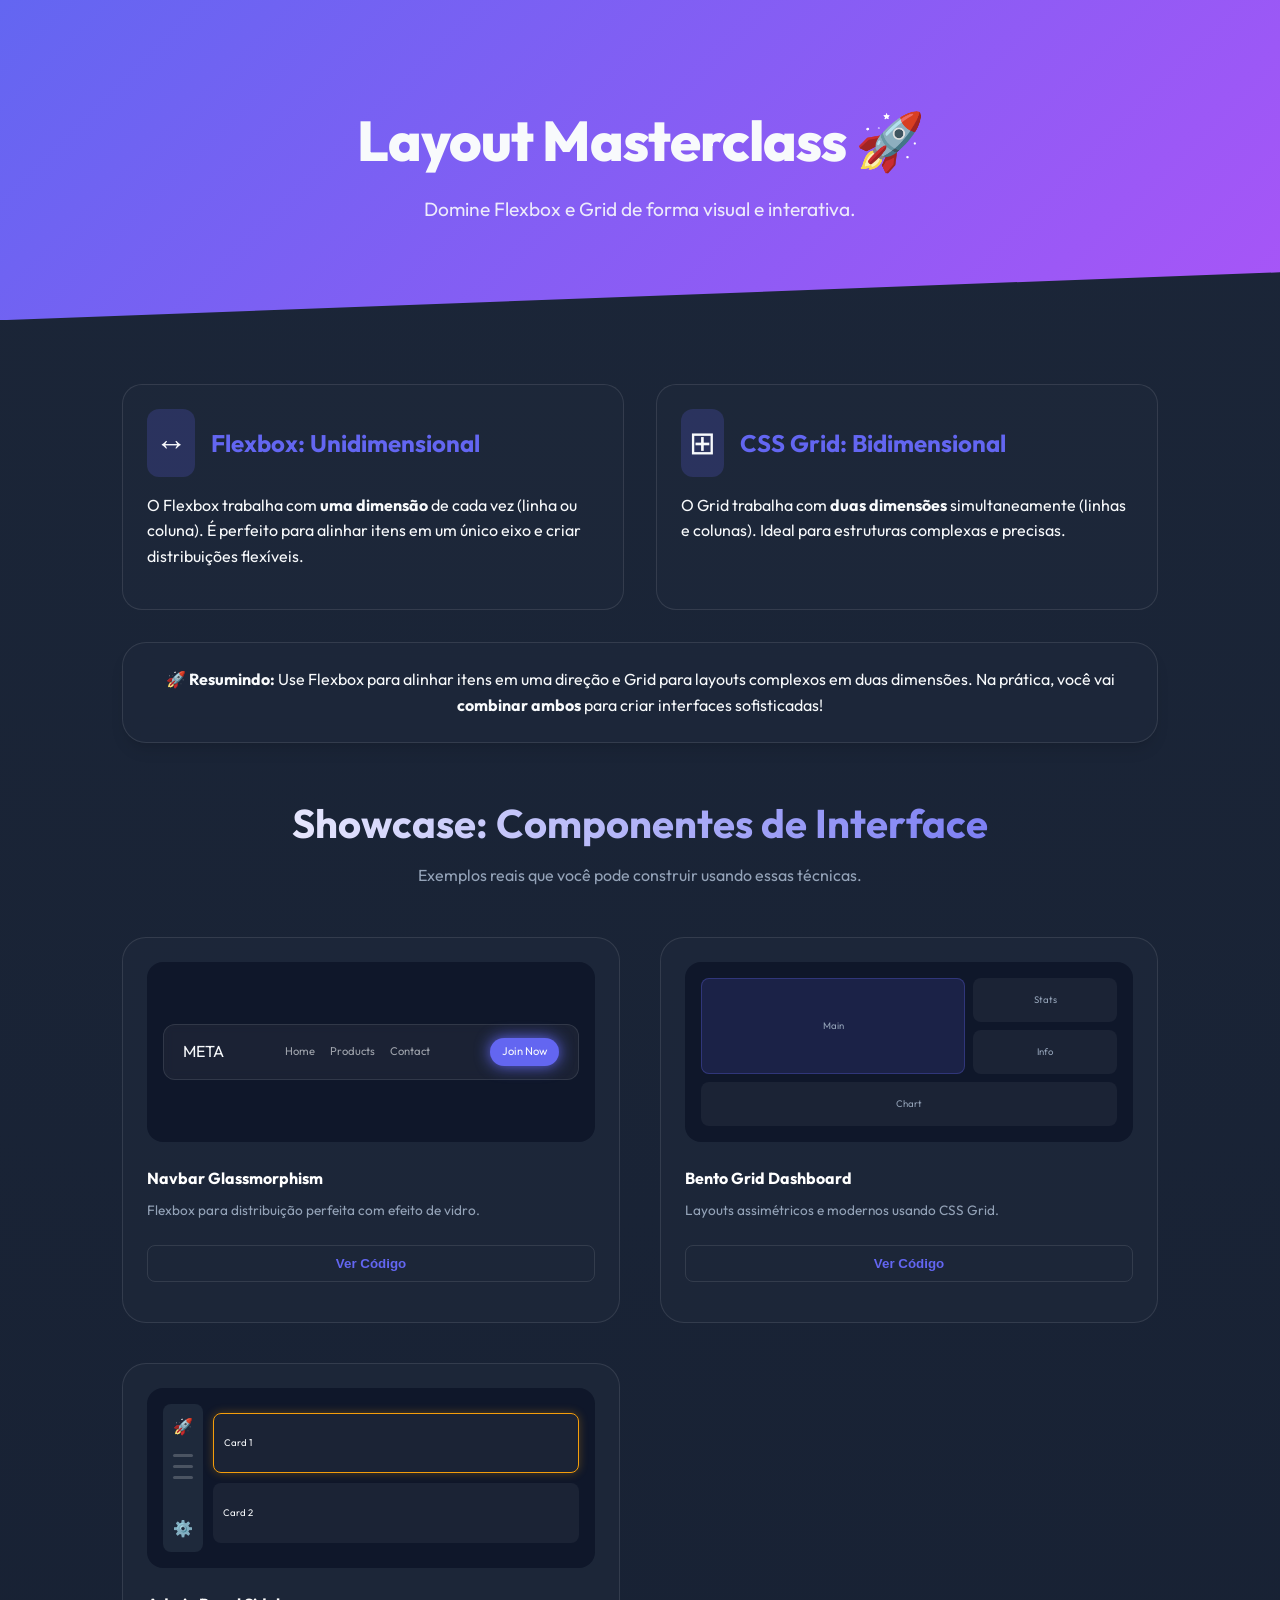
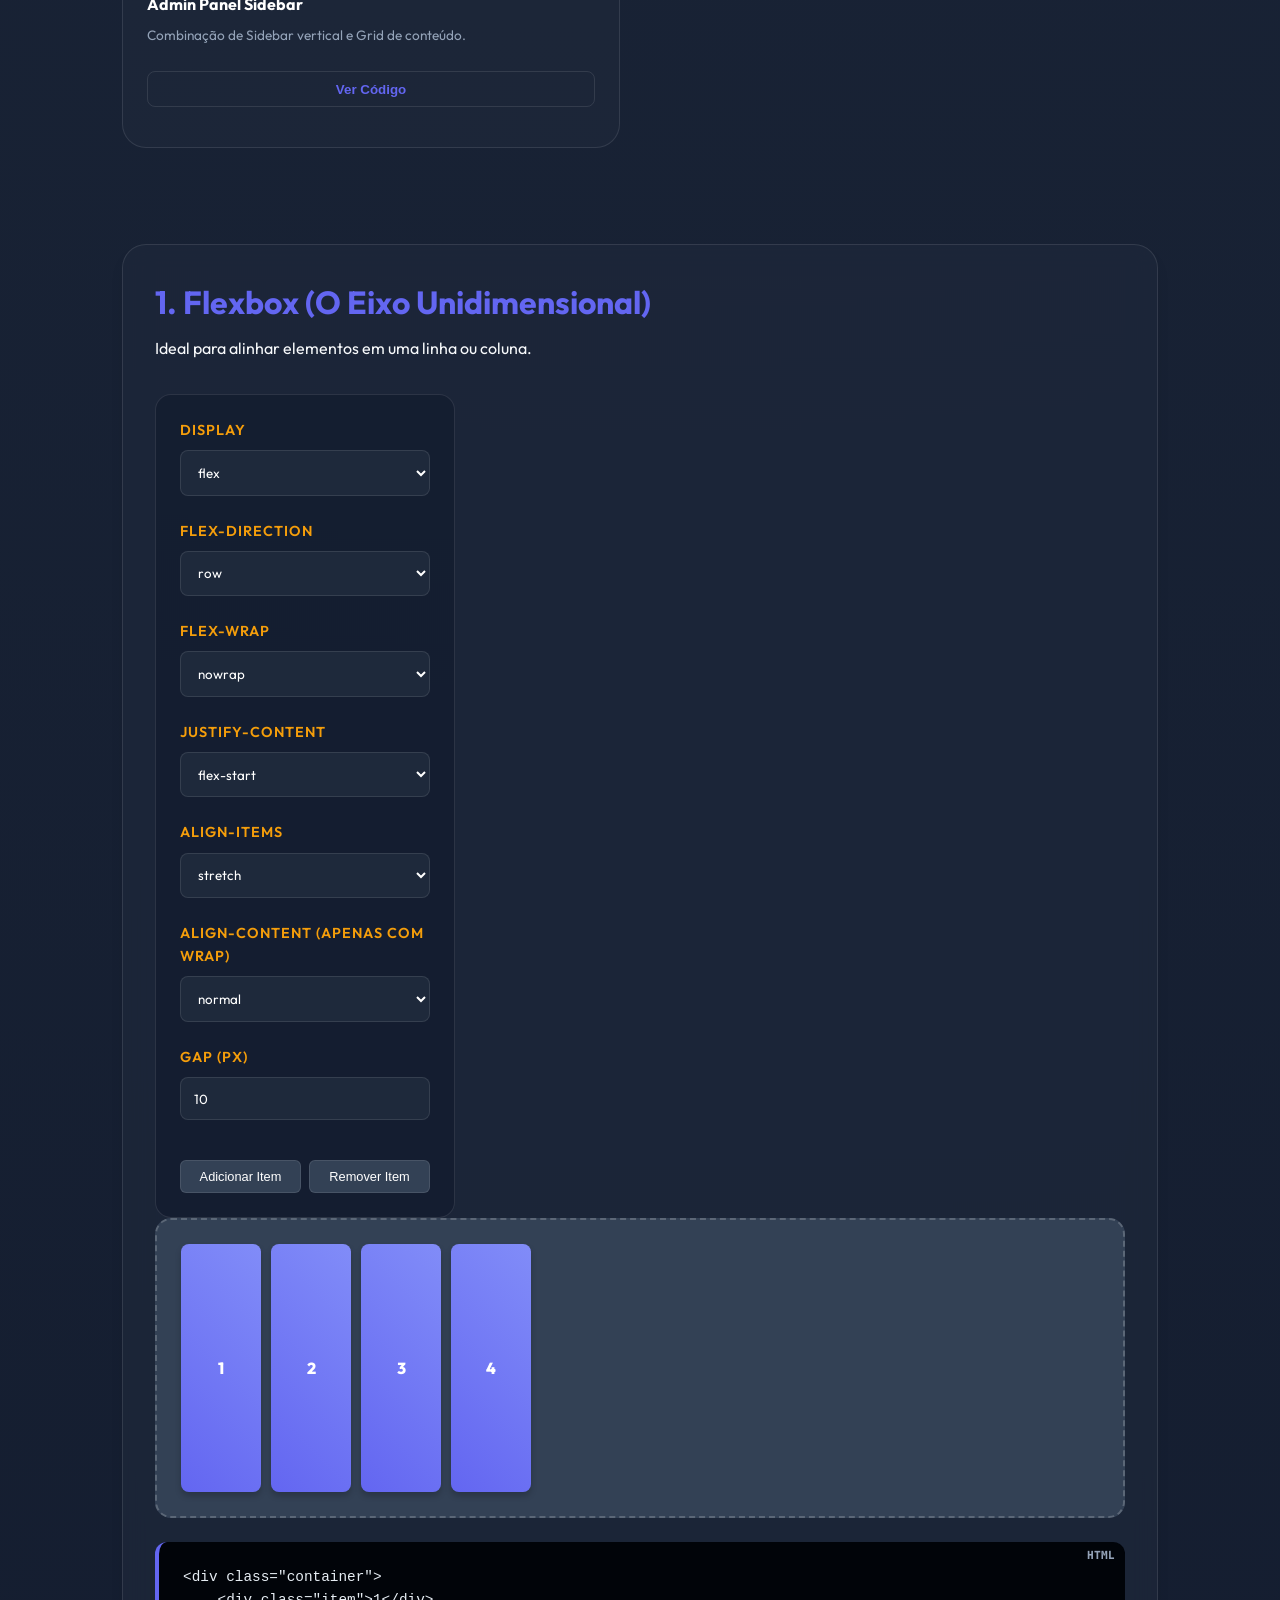
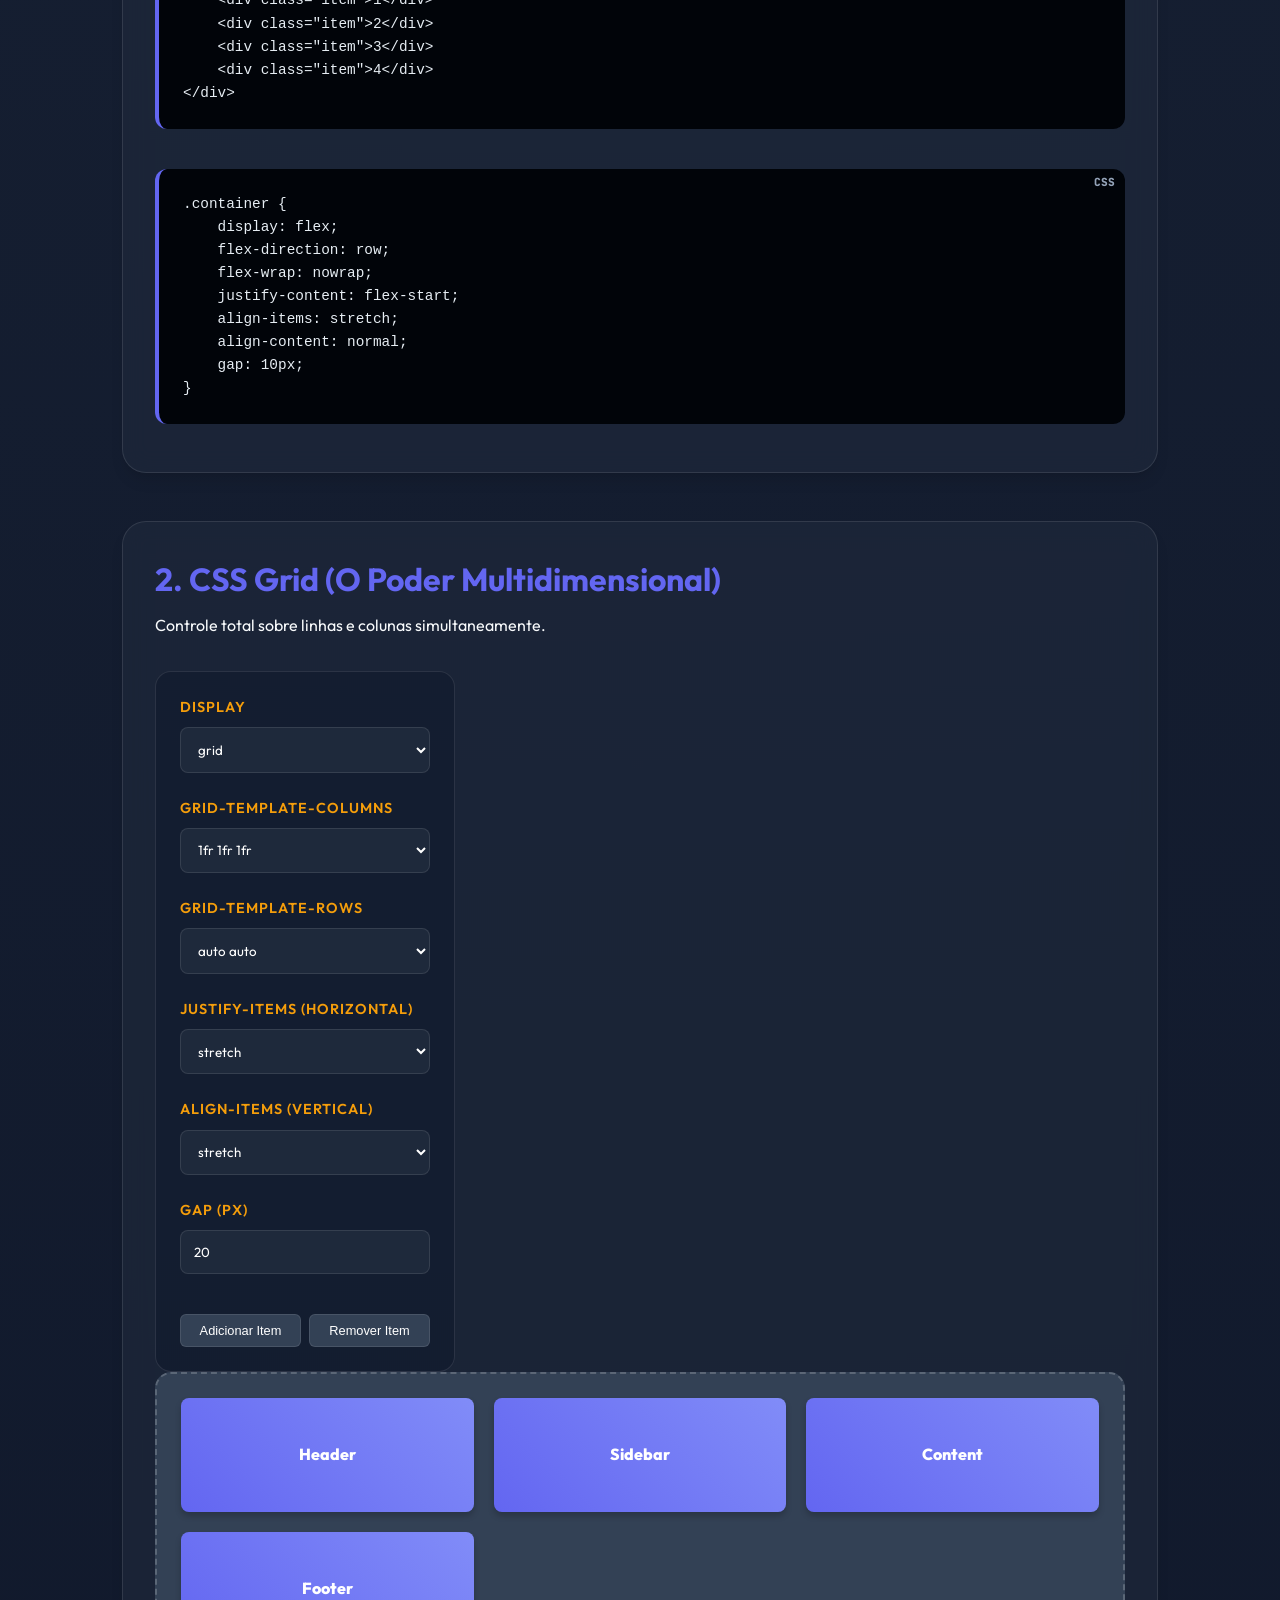
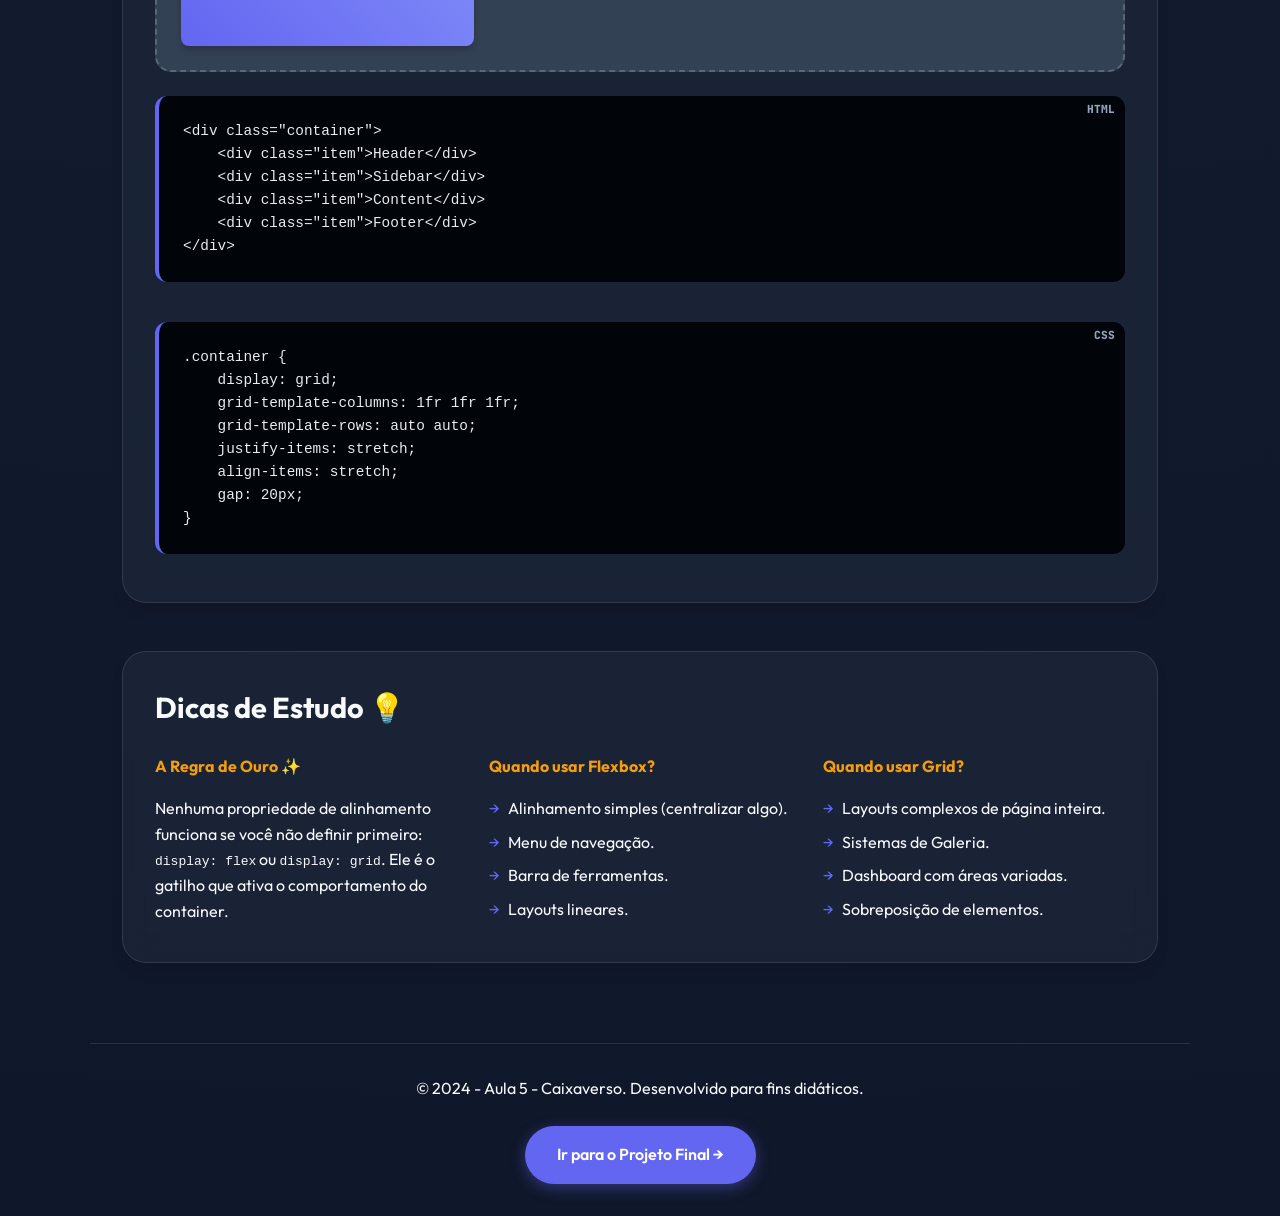
<file: index.html>
<!DOCTYPE html>
<html lang="pt-br">
<head>
    <meta charset="UTF-8">
    <meta name="viewport" content="width=device-width, initial-scale=1.0">
    <title>Aula 5: Flexbox & Grid Masterclass</title>
    <link rel="stylesheet" href="style.css">
    <link rel="preconnect" href="https://fonts.googleapis.com">
    <link rel="preconnect" href="https://fonts.gstatic.com" crossorigin>
    <link href="https://fonts.googleapis.com/css2?family=Outfit:wght@300;400;600;800&family=JetBrains+Mono&display=swap" rel="stylesheet">
</head>
<body>
    <header class="hero">
        <div class="container">
            <h1>Layout Masterclass 🚀</h1>
            <p>Domine Flexbox e Grid de forma visual e interativa.</p>
        </div>
    </header>

    <main class="container">
        <!-- New Theoretical Intro Section -->
        <section class="intro-concepts">
            <div class="intro-card flex-intro">
                <div class="intro-header">
                    <span class="icon">↔️</span>
                    <h3>Flexbox: Unidimensional</h3>
                </div>
                <div class="intro-body">
                    <p>O Flexbox trabalha com <strong>uma dimensão</strong> de cada vez (linha ou coluna). É perfeito para alinhar itens em um único eixo e criar distribuições flexíveis.</p>
                    <div class="details">
                        <ul>
                            <li><strong>Distribuição:</strong> Itens expandem ou contraem dinamicamente.</li>
                            <li><strong>Ordem:</strong> Mude a ordem visual sem mexer no HTML.</li>
                            <li><strong>Alinhamento:</strong> Controle total nos eixos Main e Cross.</li>
                        </ul>
                        <p class="usage">Use para: Menus, barras de ferramentas e layouts lineares.</p>
                    </div>
                </div>
            </div>

            <div class="intro-card grid-intro">
                <div class="intro-header">
                    <span class="icon">⊞</span>
                    <h3>CSS Grid: Bidimensional</h3>
                </div>
                <div class="intro-body">
                    <p>O Grid trabalha com <strong>duas dimensões</strong> simultaneamente (linhas e colunas). Ideal para estruturas complexas e precisas.</p>
                    <div class="details">
                        <ul>
                            <li><strong>Posicionamento:</strong> Coloque itens em qualquer célula da grade.</li>
                            <li><strong>Espaçamento:</strong> Distribuição automática de espaço entre células.</li>
                            <li><strong>Sobreposição:</strong> Elementos podem se sobrepor facilmente.</li>
                        </ul>
                        <p class="usage">Use para: Dashboards, layouts de páginas inteiras e galerias.</p>
                    </div>
                </div>
            </div>
        </section>

        <div class="resumo-box card">
            <p>🚀 <strong>Resumindo:</strong> Use Flexbox para alinhar itens em uma direção e Grid para layouts complexos em duas dimensões. Na prática, você vai <strong>combinar ambos</strong> para criar interfaces sofisticadas!</p>
        </div>

        <!-- Showcase Section -->
        <section class="showcase-section">
            <h2 class="section-title">Showcase: Componentes de Interface</h2>
            <p class="section-subtitle">Exemplos reais que você pode construir usando essas técnicas.</p>

            <div class="showcase-grid">
                <!-- Example 1: Glass Menu -->
                <div class="showcase-card">
                    <div class="showcase-preview">
                        <nav class="glass-nav">
                            <div class="logo">META</div>
                            <ul class="nav-links-show">
                                <li>Home</li>
                                <li>Products</li>
                                <li>Contact</li>
                            </ul>
                            <div class="glow-btn">Join Now</div>
                        </nav>
                    </div>
                    <div class="showcase-info">
                        <h4>Navbar Glassmorphism</h4>
                        <p>Flexbox para distribuição perfeita com efeito de vidro.</p>
                        <button class="view-code-btn" data-target="code-glass-nav">Ver Código</button>
                    </div>
                    <div id="code-glass-nav" class="hidden-code">
                        <pre><code>/* CSS */
.nav {
  display: flex;
  justify-content: space-between;
  backdrop-filter: blur(10px);
  background: rgba(255,255,255,0.1);
}</code></pre>
                    </div>
                </div>

                <!-- Example 2: Bento Grid -->
                <div class="showcase-card">
                    <div class="showcase-preview">
                        <div class="bento-grid">
                            <div class="bento-item b1">Main</div>
                            <div class="bento-item b2">Stats</div>
                            <div class="bento-item b3">Info</div>
                            <div class="bento-item b4">Chart</div>
                        </div>
                    </div>
                    <div class="showcase-info">
                        <h4>Bento Grid Dashboard</h4>
                        <p>Layouts assimétricos e modernos usando CSS Grid.</p>
                        <button class="view-code-btn" data-target="code-bento">Ver Código</button>
                    </div>
                    <div id="code-bento" class="hidden-code">
                        <pre><code>/* CSS Grid Areas */
.grid {
  display: grid;
  grid-template-areas: 
    "main main stats"
    "main main info"
    "chart chart chart";
}</code></pre>
                    </div>
                </div>

                <!-- Example 3: Sidebar Pro -->
                <div class="showcase-card">
                    <div class="showcase-preview">
                        <div class="sidebar-mock">
                            <div class="side-top">🚀</div>
                            <div class="side-mid">
                                <span></span><span></span><span></span>
                            </div>
                            <div class="side-bot">⚙️</div>
                        </div>
                        <div class="content-mock">
                            <div class="card-mock glow">Card 1</div>
                            <div class="card-mock">Card 2</div>
                        </div>
                    </div>
                    <div class="showcase-info">
                        <h4>Admin Panel Sidebar</h4>
                        <p>Combinação de Sidebar vertical e Grid de conteúdo.</p>
                        <button class="view-code-btn" data-target="code-sidebar">Ver Código</button>
                    </div>
                    <div id="code-sidebar" class="hidden-code">
                        <pre><code>/* Hybrid Layout */
.container {
  display: grid;
  grid-template-columns: 80px 1fr;
}
.sidebar { display: flex; flex-direction: column; }</code></pre>
                    </div>
                </div>
            </div>
        </section>
        <!-- Flexbox Section -->
        <section id="flexbox" class="card">
            <div class="card-header">
                <h2>1. Flexbox (O Eixo Unidimensional)</h2>
                <p>Ideal para alinhar elementos em uma linha ou coluna.</p>
            </div>
            
            <div class="interactive-grid">
                <div class="controls">
                    <div class="control-group">
                        <label>display</label>
                        <select data-prop="display" class="flex-control">
                            <option value="flex">flex</option>
                            <option value="block">block (desativa flex)</option>
                        </select>
                    </div>
                    <div class="control-group">
                        <label>flex-direction</label>
                        <select data-prop="flex-direction" class="flex-control">
                            <option value="row">row</option>
                            <option value="row-reverse">row-reverse</option>
                            <option value="column">column</option>
                            <option value="column-reverse">column-reverse</option>
                        </select>
                    </div>
                    <div class="control-group">
                        <label>flex-wrap</label>
                        <select data-prop="flex-wrap" class="flex-control">
                            <option value="nowrap">nowrap</option>
                            <option value="wrap">wrap</option>
                            <option value="wrap-reverse">wrap-reverse</option>
                        </select>
                    </div>
                    <div class="control-group">
                        <label>justify-content</label>
                        <select data-prop="justify-content" class="flex-control">
                            <option value="flex-start">flex-start</option>
                            <option value="center">center</option>
                            <option value="flex-end">flex-end</option>
                            <option value="space-between">space-between</option>
                            <option value="space-around">space-around</option>
                            <option value="space-evenly">space-evenly</option>
                        </select>
                    </div>
                    <div class="control-group">
                        <label>align-items</label>
                        <select data-prop="align-items" class="flex-control">
                            <option value="stretch">stretch</option>
                            <option value="flex-start">flex-start</option>
                            <option value="center">center</option>
                            <option value="flex-end">flex-end</option>
                        </select>
                    </div>
                    <div class="control-group">
                        <label>align-content (apenas com wrap)</label>
                        <select data-prop="align-content" class="flex-control">
                            <option value="normal">normal</option>
                            <option value="flex-start">flex-start</option>
                            <option value="center">center</option>
                            <option value="space-between">space-between</option>
                        </select>
                    </div>
                    <div class="control-group">
                        <label>gap (px)</label>
                        <input type="number" data-prop="gap" value="10" class="flex-control">
                    </div>
                    <div class="item-actions">
                        <button class="btn-small add-item" data-target="flex-preview">Adicionar Item</button>
                        <button class="btn-small remove-item" data-target="flex-preview">Remover Item</button>
                    </div>
                </div>
                </div>

                <div class="preview-area">
                    <div id="flex-preview" class="preview-container flex-container">
                        <div class="item">1</div>
                        <div class="item">2</div>
                        <div class="item">3</div>
                        <div class="item">4</div>
                    </div>
                    <div class="code-block">
                        <label class="code-label">HTML</label>
                        <pre><code id="flex-html-code"></code></pre>
                    </div>
                    <div class="code-block">
                        <label class="code-label">CSS</label>
                        <pre><code id="flex-code"></code></pre>
                    </div>
                </div>
            </div>
        </section>

        <!-- Grid Section -->
        <section id="grid" class="card">
            <div class="card-header">
                <h2>2. CSS Grid (O Poder Multidimensional)</h2>
                <p>Controle total sobre linhas e colunas simultaneamente.</p>
            </div>

            <div class="interactive-grid">
                <div class="controls">
                    <div class="control-group">
                        <label>display</label>
                        <select data-prop="display" class="grid-control">
                            <option value="grid">grid</option>
                            <option value="block">block (desativa grid)</option>
                        </select>
                    </div>
                    <div class="control-group">
                        <label>grid-template-columns</label>
                        <select data-prop="grid-template-columns" class="grid-control">
                            <option value="1fr 1fr 1fr">1fr 1fr 1fr</option>
                            <option value="2fr 1fr">2fr 1fr</option>
                            <option value="repeat(3, 1fr)">repeat(3, 1fr)</option>
                            <option value="repeat(auto-fit, minmax(100px, 1fr))">auto-fit responsive</option>
                            <option value="100px auto 100px">100px auto 100px</option>
                        </select>
                    </div>
                    <div class="control-group">
                        <label>grid-template-rows</label>
                        <select data-prop="grid-template-rows" class="grid-control">
                            <option value="auto auto">auto auto</option>
                            <option value="100px 200px">100px 200px</option>
                            <option value="repeat(3, 150px)">repeat(3, 150px)</option>
                        </select>
                    </div>
                    <div class="control-group">
                        <label>justify-items (horizontal)</label>
                        <select data-prop="justify-items" class="grid-control">
                            <option value="stretch">stretch</option>
                            <option value="start">start</option>
                            <option value="center">center</option>
                            <option value="end">end</option>
                        </select>
                    </div>
                    <div class="control-group">
                        <label>align-items (vertical)</label>
                        <select data-prop="align-items" class="grid-control">
                            <option value="stretch">stretch</option>
                            <option value="start">start</option>
                            <option value="center">center</option>
                            <option value="end">end</option>
                        </select>
                    </div>
                    <div class="control-group">
                        <label>gap (px)</label>
                        <input type="number" data-prop="gap" value="20" class="grid-control">
                    </div>
                    <div class="item-actions">
                        <button class="btn-small add-item" data-target="grid-preview">Adicionar Item</button>
                        <button class="btn-small remove-item" data-target="grid-preview">Remover Item</button>
                    </div>
                </div>
                </div>

                <div class="preview-area">
                    <div id="grid-preview" class="preview-container grid-container">
                        <div class="item">Header</div>
                        <div class="item">Sidebar</div>
                        <div class="item">Content</div>
                        <div class="item">Footer</div>
                    </div>
                    <div class="code-block">
                        <label class="code-label">HTML</label>
                        <pre><code id="grid-html-code"></code></pre>
                    </div>
                    <div class="code-block">
                        <label class="code-label">CSS</label>
                        <pre><code id="grid-code"></code></pre>
                    </div>
                </div>
            </div>
        </section>

        <!-- Theory Section -->
        <section class="card theory">
            <h3>Dicas de Estudo 💡</h3>
            <div class="theory-grid">
                <div class="theory-item">
                    <h4>A Regra de Ouro ✨</h4>
                    <p>Nenhuma propriedade de alinhamento funciona se você não definir primeiro: <code>display: flex</code> ou <code>display: grid</code>. Ele é o gatilho que ativa o comportamento do container.</p>
                </div>
                <div class="theory-item">
                    <h4>Quando usar Flexbox?</h4>
                    <ul>
                        <li>Alinhamento simples (centralizar algo).</li>
                        <li>Menu de navegação.</li>
                        <li>Barra de ferramentas.</li>
                        <li>Layouts lineares.</li>
                    </ul>
                </div>
                <div class="theory-item">
                    <h4>Quando usar Grid?</h4>
                    <ul>
                        <li>Layouts complexos de página inteira.</li>
                        <li>Sistemas de Galeria.</li>
                        <li>Dashboard com áreas variadas.</li>
                        <li>Sobreposição de elementos.</li>
                    </ul>
                </div>
            </div>
        </section>
    </main>

    <footer class="container">
        <p>&copy; 2024 - Aula 5 - Caixaverso. Desenvolvido para fins didáticos.</p>
        <a href="projeto.html" class="btn">Ir para o Projeto Final &rarr;</a>
    </footer>

    <script src="script.js"></script>
</body>
</html>
</file>
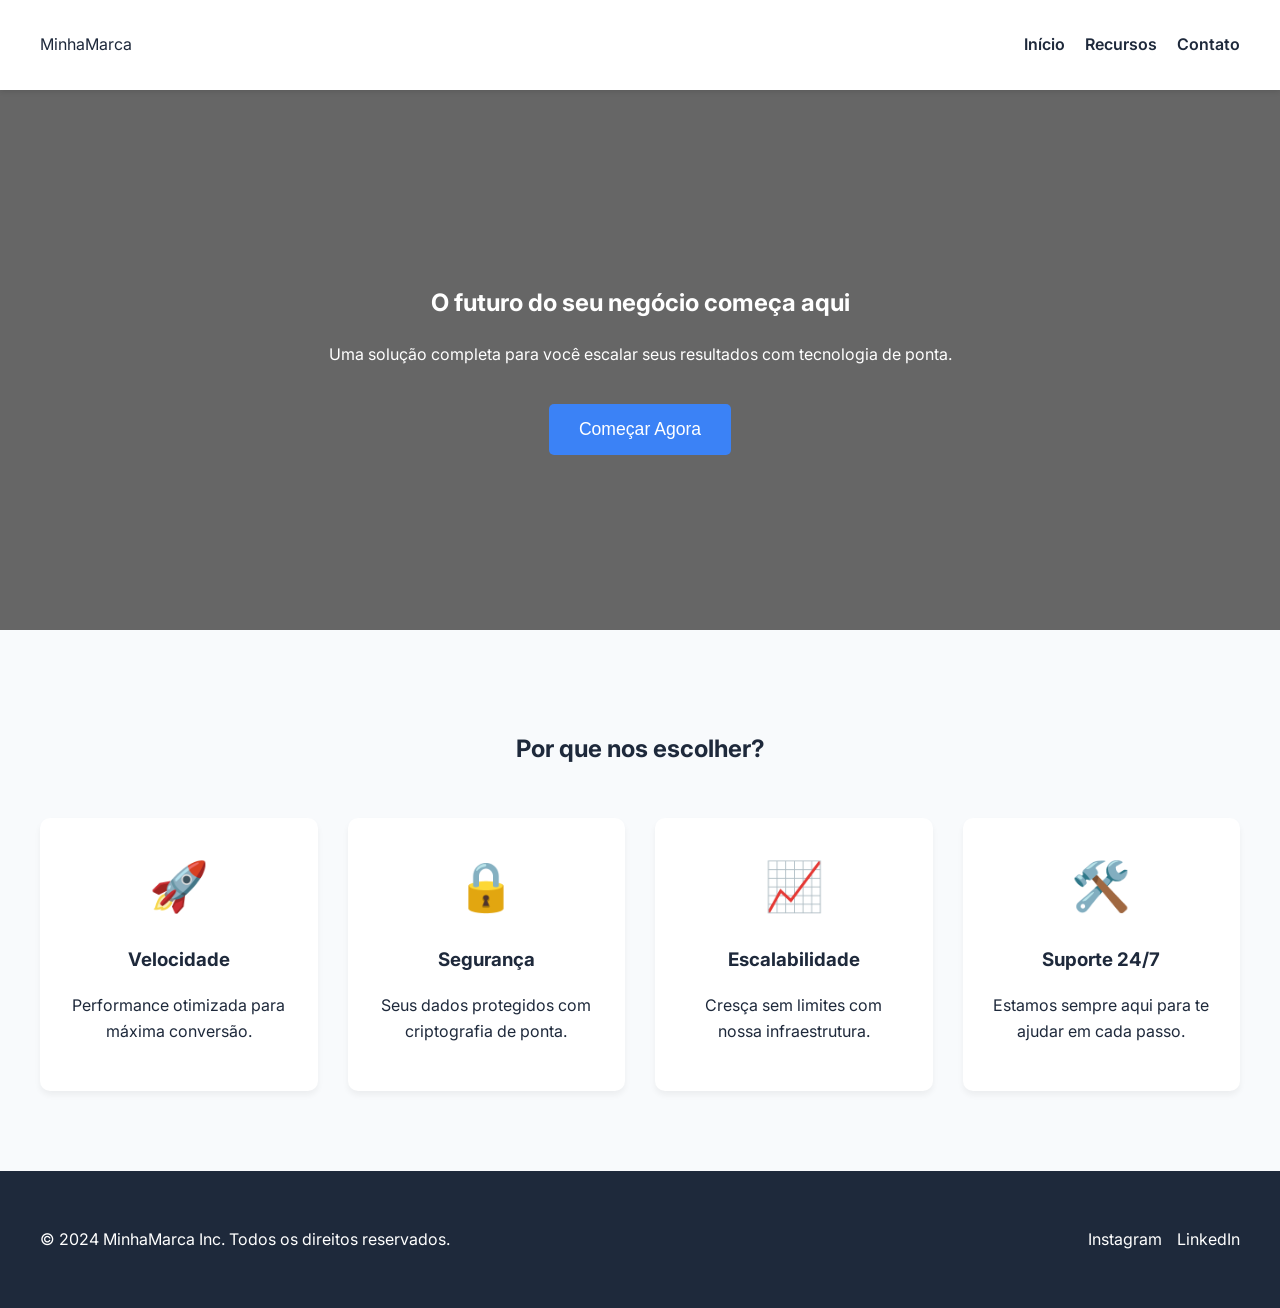
<file: modelo.html>
<!DOCTYPE html>
<html lang="pt-br">
<head>
    <meta charset="UTF-8">
    <meta name="viewport" content="width=device-width, initial-scale=1.0">
    <title>Nome do Produto - Landing Page</title>
    <!-- Link para o CSS que vocês vão criar -->
    <link rel="stylesheet" href="projeto-style.css">
    <link rel="preconnect" href="https://fonts.googleapis.com">
    <link href="https://fonts.googleapis.com/css2?family=Inter:wght@400;700&display=swap" rel="stylesheet">
</head>
<body>

    <!-- HEADER: Use Flexbox para alinhar a logo e o menu -->
    <header class="main-header">
        <div class="container flex-nav">
            <div class="logo">MinhaMarca</div>
            <nav>
                <ul class="nav-links">
                    <li><a href="#inicio">Início</a></li>
                    <li><a href="#recursos">Recursos</a></li>
                    <li><a href="#contato">Contato</a></li>
                </ul>
            </nav>
        </div>
    </header>

    <main>
        <!-- HERO SECTION: O destaque da página -->
        <section id="inicio" class="hero-section">
            <div class="container">
                <h1>O futuro do seu negócio começa aqui</h1>
                <p>Uma solução completa para você escalar seus resultados com tecnologia de ponta.</p>
                <button class="cta-button">Começar Agora</button>
            </div>
        </section>

        <!-- FEATURES SECTION: Use Grid Layout para esta seção -->
        <section id="recursos" class="features-section">
            <div class="container">
                <h2>Por que nos escolher?</h2>
                <div class="features-grid">
                    <div class="feature-card">
                        <div class="icon">🚀</div>
                        <h3>Velocidade</h3>
                        <p>Performance otimizada para máxima conversão.</p>
                    </div>
                    <div class="feature-card">
                        <div class="icon">🔒</div>
                        <h3>Segurança</h3>
                        <p>Seus dados protegidos com criptografia de ponta.</p>
                    </div>
                    <div class="feature-card">
                        <div class="icon">📈</div>
                        <h3>Escalabilidade</h3>
                        <p>Cresça sem limites com nossa infraestrutura.</p>
                    </div>
                    <div class="feature-card">
                        <div class="icon">🛠️</div>
                        <h3>Suporte 24/7</h3>
                        <p>Estamos sempre aqui para te ajudar em cada passo.</p>
                    </div>
                </div>
            </div>
        </section>
    </main>

    <!-- FOOTER: Use Flexbox para organizar os links -->
    <footer class="main-footer">
        <div class="container footer-content">
            <p>&copy; 2024 MinhaMarca Inc. Todos os direitos reservados.</p>
            <div class="social-links">
                <a href="#">Instagram</a>
                <a href="#">LinkedIn</a>
            </div>
        </div>
    </footer>

</body>
</html>
</file>
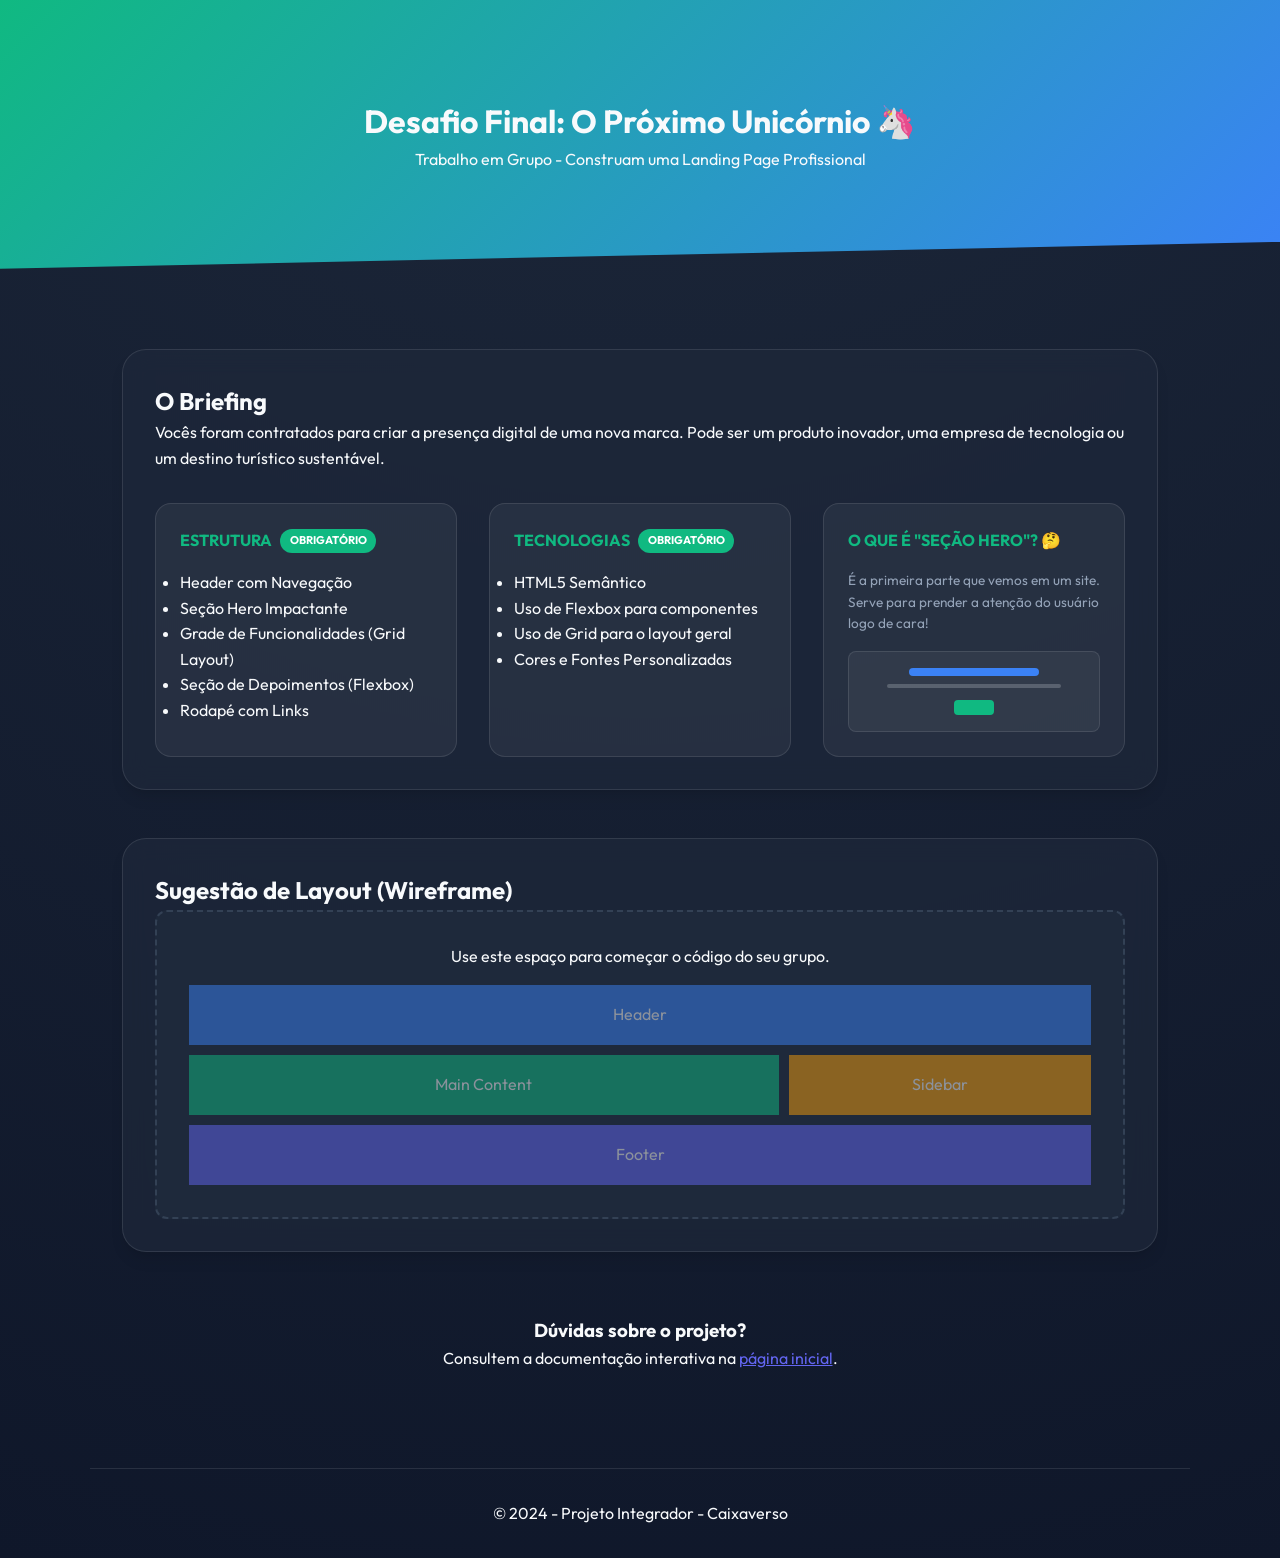
<file: projeto.html>
<!DOCTYPE html>
<html lang="pt-br">
<head>
    <meta charset="UTF-8">
    <meta name="viewport" content="width=device-width, initial-scale=1.0">
    <title>Projeto Final: Landing Page do Produto</title>
    <link rel="stylesheet" href="style.css">
    <link href="https://fonts.googleapis.com/css2?family=Outfit:wght@300;400;600;800&display=swap" rel="stylesheet">
    <style>
        .project-header {
            background: linear-gradient(135deg, #10b981 0%, #3b82f6 100%);
            padding: 4rem 1rem;
            text-align: center;
            clip-path: polygon(0 0, 100% 0, 100% 90%, 0 100%);
            margin-bottom: 3rem;
        }
        .requirements {
            display: grid;
            grid-template-columns: repeat(auto-fit, minmax(300px, 1fr));
            gap: 2rem;
            margin-top: 2rem;
        }
        .req-card {
            background: rgba(255, 255, 255, 0.05);
            padding: 1.5rem;
            border-radius: 16px;
            border: 1px solid var(--border);
        }
        .req-card h4 {
            color: #10b981;
            margin-bottom: 1rem;
            display: flex;
            align-items: center;
            gap: 0.5rem;
        }
        .status-badge {
            background: #10b981;
            color: white;
            padding: 0.2rem 0.6rem;
            border-radius: 20px;
            font-size: 0.7rem;
            text-transform: uppercase;
        }
    </style>
</head>
<body>
    <header class="project-header">
        <div class="container">
            <h1>Desafio Final: O Próximo Unicórnio 🦄</h1>
            <p>Trabalho em Grupo - Construam uma Landing Page Profissional</p>
        </div>
    </header>

    <main class="container">
        <section class="card">
            <h2>O Briefing</h2>
            <p>Vocês foram contratados para criar a presença digital de uma nova marca. Pode ser um produto inovador, uma empresa de tecnologia ou um destino turístico sustentável.</p>
            
            <div class="requirements">
                <div class="req-card">
                    <h4>ESTRUTURA <span class="status-badge">Obrigatório</span></h4>
                    <ul>
                        <li>Header com Navegação</li>
                        <li>Seção Hero Impactante</li>
                        <li>Grade de Funcionalidades (Grid Layout)</li>
                        <li>Seção de Depoimentos (Flexbox)</li>
                        <li>Rodapé com Links</li>
                    </ul>
                </div>

                <div class="req-card">
                    <h4>TECNOLOGIAS <span class="status-badge">Obrigatório</span></h4>
                    <ul>
                        <li>HTML5 Semântico</li>
                        <li>Uso de Flexbox para componentes</li>
                        <li>Uso de Grid para o layout geral</li>
                        <li>Cores e Fontes Personalizadas</li>
                    </ul>
                </div>

                <div class="req-card">
                    <h4>O QUE É "SEÇÃO HERO"? 🤔</h4>
                    <p style="font-size: 0.85rem; color: var(--text-muted); margin-bottom: 1rem;">É a primeira parte que vemos em um site. Serve para prender a atenção do usuário logo de cara!</p>
                    <div style="background: rgba(255,255,255,0.05); padding: 1rem; border-radius: 8px; border: 1px solid rgba(255,255,255,0.1); text-align: center;">
                        <div style="width: 60%; height: 8px; background: #3b82f6; margin: 0 auto 8px; border-radius: 4px;"></div>
                        <div style="width: 80%; height: 4px; background: rgba(255,255,255,0.2); margin: 0 auto 12px; border-radius: 2px;"></div>
                        <div style="width: 40px; height: 15px; background: #10b981; margin: 0 auto; border-radius: 4px;"></div>
                    </div>
                </div>
            </div>
        </section>

        <section class="card">
            <h2>Sugestão de Layout (Wireframe)</h2>
            <div style="background: #1e293b; padding: 2rem; border-radius: 12px; border: 2px dashed #334155; text-align: center;">
                <p>Use este espaço para começar o código do seu grupo.</p>
                <div style="display: grid; grid-template-areas: 'h h h' 'm m s' 'f f f'; gap: 10px; height: 200px; margin-top: 1rem;">
                    <div style="grid-area: h; background: #3b82f6; opacity: 0.5; display: flex; align-items: center; justify-content: center;">Header</div>
                    <div style="grid-area: m; background: #10b981; opacity: 0.5; display: flex; align-items: center; justify-content: center;">Main Content</div>
                    <div style="grid-area: s; background: #f59e0b; opacity: 0.5; display: flex; align-items: center; justify-content: center;">Sidebar</div>
                    <div style="grid-area: f; background: #6366f1; opacity: 0.5; display: flex; align-items: center; justify-content: center;">Footer</div>
                </div>
            </div>
        </section>

        <section style="text-align: center; margin: 4rem 0;">
            <h3>Dúvidas sobre o projeto?</h3>
            <p>Consultem a documentação interativa na <a href="index.html" style="color: var(--primary);">página inicial</a>.</p>
        </section>
    </main>

    <footer class="container">
        <p>&copy; 2024 - Projeto Integrador - Caixaverso</p>
    </footer>
</body>
</html>
</file>
<file: style.css>
:root {
    --primary: #6366f1;
    --primary-dark: #4f46e5;
    --accent: #f59e0b;
    --bg: #0f172a;
    --card-bg: rgba(30, 41, 59, 0.7);
    --text: #f8fafc;
    --text-muted: #94a3b8;
    --border: rgba(255, 255, 255, 0.1);
    --shadow: 0 10px 15px -3px rgba(0, 0, 0, 0.1), 0 4px 6px -2px rgba(0, 0, 0, 0.05);
}

* {
    margin: 0;
    padding: 0;
    box-sizing: border-box;
}

body {
    font-family: 'Outfit', sans-serif;
    background-color: var(--bg);
    background-image: radial-gradient(circle at 50% -20%, #1e293b, #0f172a);
    color: var(--text);
    line-height: 1.6;
    min-height: 100vh;
}

.container {
    max-width: 1100px;
    margin: 0 auto;
    padding: 2rem;
}

/* Hero Section */
.hero {
    text-align: center;
    padding: 4rem 1rem;
    background: linear-gradient(135deg, var(--primary) 0%, #a855f7 100%);
    margin-bottom: 2rem;
    clip-path: polygon(0 0, 100% 0, 100% 85%, 0 100%);
}

.hero h1 {
    font-size: 3.5rem;
    font-weight: 800;
    margin-bottom: 0.5rem;
    letter-spacing: -1px;
}

.hero p {
    font-size: 1.2rem;
    opacity: 0.9;
}

/* Intro Concepts Section */
.intro-concepts {
    display: grid;
    grid-template-columns: repeat(auto-fit, minmax(300px, 1fr));
    gap: 2rem;
    margin-bottom: 2rem;
}

.intro-card {
    background: var(--card-bg);
    border: 1px solid var(--border);
    border-radius: 20px;
    padding: 1.5rem;
    overflow: hidden;
    transition: all 0.4s cubic-bezier(0.4, 0, 0.2, 1);
    position: relative;
    cursor: pointer;
}

.intro-card:hover {
    transform: translateY(-10px);
    box-shadow: 0 20px 25px -5px rgba(0, 0, 0, 0.2);
    border-color: var(--primary);
}

.intro-card .intro-header {
    display: flex;
    align-items: center;
    gap: 1rem;
    margin-bottom: 1rem;
}

.intro-card .icon {
    font-size: 2rem;
    background: rgba(99, 102, 241, 0.2);
    padding: 0.5rem;
    border-radius: 12px;
}

.intro-card h3 {
    font-size: 1.5rem;
    color: var(--primary);
}

.intro-card .details {
    max-height: 0;
    opacity: 0;
    transition: all 0.5s ease;
    margin-top: 1rem;
}

.intro-card:hover .details,
.intro-card.active .details {
    max-height: 500px;
    opacity: 1;
}

.intro-card ul {
    list-style: none;
    padding-left: 0.5rem;
    margin: 1rem 0;
}

.intro-card li {
    font-size: 0.9rem;
    margin-bottom: 0.5rem;
    position: relative;
    padding-left: 1.5rem;
}

.intro-card li::before {
    content: "✔";
    position: absolute;
    left: 0;
    color: #10b981;
}

.usage {
    background: rgba(245, 158, 11, 0.1);
    padding: 0.8rem;
    border-radius: 8px;
    font-size: 0.85rem;
    border-left: 4px solid var(--accent);
}

.resumo-box {
    text-align: center;
    padding: 1.5rem !important;
    background: linear-gradient(90deg, rgba(99, 102, 241, 0.1), rgba(168, 85, 247, 0.1));
    margin-bottom: 4rem;
}

/* Card Style */
.card {
    background: var(--card-bg);
    backdrop-filter: blur(12px);
    border: 1px solid var(--border);
    border-radius: 24px;
    padding: 2rem;
    margin-bottom: 3rem;
    box-shadow: var(--shadow);
    transition: transform 0.3s ease;
}

.card:hover {
    transform: translateY(-5px);
}

.card-header {
    margin-bottom: 2rem;
}

.card-header h2 {
    font-size: 2rem;
    color: var(--primary);
    margin-bottom: 0.5rem;
}

/* Interactive Grid Layout */
.interactive-grid {
    display: grid;
    grid-template-columns: 300px 1fr;
    gap: 2rem;
}

@media (max-width: 768px) {
    .interactive-grid {
        grid-template-columns: 1fr;
    }
}

/* Controls */
.controls {
    display: flex;
    flex-direction: column;
    gap: 1.5rem;
    background: rgba(15, 23, 42, 0.5);
    padding: 1.5rem;
    border-radius: 16px;
    border: 1px solid var(--border);
}

.control-group {
    display: flex;
    flex-direction: column;
    gap: 0.5rem;
}

.control-group label {
    font-size: 0.9rem;
    font-weight: 600;
    color: var(--accent);
    text-transform: uppercase;
    letter-spacing: 1px;
}

select, input {
    background: #1e293b;
    border: 1px solid var(--border);
    color: white;
    padding: 0.8rem;
    border-radius: 8px;
    font-family: inherit;
    outline: none;
    transition: border-color 0.2s;
}

select:focus, input:focus {
    border-color: var(--primary);
}

.item-actions {
    display: flex;
    gap: 0.5rem;
    margin-top: 1rem;
}

.btn-small {
    background: #334155;
    color: white;
    border: 1px solid var(--border);
    padding: 0.5rem 0.8rem;
    border-radius: 6px;
    font-size: 0.8rem;
    cursor: pointer;
    transition: all 0.2s;
    flex: 1;
}

.btn-small:hover {
    background: var(--primary);
    border-color: var(--primary);
}

/* Preview Area */
.preview-area {
    display: flex;
    flex-direction: column;
    gap: 1.5rem;
}

.preview-container {
    background: #334155;
    min-height: 300px;
    border-radius: 16px;
    padding: 1.5rem;
    border: 2px dashed rgba(255, 255, 255, 0.2);
}

.flex-container {
    display: flex;
}

.grid-container {
    display: grid;
}

.item {
    background: linear-gradient(45deg, var(--primary), #818cf8);
    color: white;
    padding: 1.5rem;
    border-radius: 8px;
    font-weight: 800;
    display: flex;
    align-items: center;
    justify-content: center;
    min-width: 80px;
    min-height: 80px;
    box-shadow: 0 4px 6px rgba(0,0,0,0.2);
    animation: fadeIn 0.5s ease;
}

@keyframes fadeIn {
    from { opacity: 0; transform: scale(0.9); }
    to { opacity: 1; transform: scale(1); }
}

/* Code Block */
.code-block {
    background: #010409;
    padding: 1.5rem;
    border-radius: 12px;
    font-family: 'JetBrains Mono', monospace;
    font-size: 0.9rem;
    border-left: 4px solid var(--primary);
    overflow-x: auto;
    position: relative;
    margin-bottom: 1rem;
}

.code-label {
    position: absolute;
    top: 5px;
    right: 10px;
    font-size: 0.7rem;
    color: var(--text-muted);
    text-transform: uppercase;
    font-weight: 800;
}

/* Showcase Section */
.showcase-section {
    margin-bottom: 6rem;
}

.section-title {
    text-align: center;
    font-size: 2.5rem;
    margin-bottom: 0.5rem;
    background: linear-gradient(90deg, #fff, var(--primary));
    -webkit-background-clip: text;
    background-clip: text;
    -webkit-text-fill-color: transparent;
}

.section-subtitle {
    text-align: center;
    color: var(--text-muted);
    margin-bottom: 3rem;
}

.showcase-grid {
    display: grid;
    grid-template-columns: repeat(auto-fit, minmax(320px, 1fr));
    gap: 2.5rem;
}

.showcase-card {
    background: var(--card-bg);
    border: 1px solid var(--border);
    border-radius: 24px;
    padding: 1.5rem;
    transition: all 0.3s ease;
}

.showcase-card:hover {
    border-color: var(--primary);
    box-shadow: 0 0 30px rgba(99, 102, 241, 0.2);
}

.showcase-preview {
    height: 180px;
    background: #0f172a;
    border-radius: 16px;
    margin-bottom: 1.5rem;
    padding: 1rem;
    overflow: hidden;
    display: flex;
    align-items: center;
    justify-content: center;
}

/* Glass Nav Mockup */
.glass-nav {
    display: flex;
    justify-content: space-between;
    align-items: center;
    width: 100%;
    padding: 0.8rem 1.2rem;
    border-radius: 12px;
    background: rgba(255,255,255,0.05);
    backdrop-filter: blur(5px);
    border: 1px solid rgba(255,255,255,0.1);
}

.nav-links-show { display: flex; list-style: none; gap: 15px; font-size: 0.7rem; opacity: 0.6; }
.glow-btn { 
    font-size: 0.7rem; 
    padding: 5px 12px; 
    background: var(--primary); 
    border-radius: 20px; 
    box-shadow: 0 0 15px var(--primary); 
}

/* Bento Grid Mockup */
.bento-grid {
    display: grid;
    grid-template-areas: "m m s" "m m i" "c c c";
    gap: 8px;
    width: 100%;
    height: 100%;
}

.bento-item { 
    background: rgba(255,255,255,0.05); 
    border-radius: 8px; 
    display: flex; 
    align-items: center; 
    justify-content: center; 
    font-size: 0.6rem; 
    color: var(--text-muted);
}
.b1 { grid-area: m; background: rgba(99, 102, 241, 0.15); border: 1px solid rgba(99,102,241,0.3); }
.b2 { grid-area: s; }
.b3 { grid-area: i; }
.b4 { grid-area: c; }

/* Sidebar Mockup */
.sidebar-mock {
    width: 40px;
    height: 100%;
    background: #1e293b;
    border-radius: 8px;
    display: flex;
    flex-direction: column;
    align-items: center;
    padding: 10px 0;
    gap: 15px;
    margin-right: 10px;
}

.side-mid { display: flex; flex-direction: column; gap: 8px; flex: 1; }
.side-mid span { width: 20px; height: 3px; background: rgba(255,255,255,0.2); border-radius: 2px; }

.content-mock { flex: 1; display: grid; gap: 10px; }
.card-mock { 
    background: rgba(255,255,255,0.05); 
    border-radius: 8px; 
    height: 60px; 
    display: flex; 
    align-items: center; 
    padding-left: 10px; 
    font-size: 0.6rem; 
}
.card-mock.glow { border: 1px solid var(--accent); box-shadow: 0 0 10px rgba(245, 158, 11, 0.3); }

/* Show Code Button */
.view-code-btn {
    width: 100%;
    background: transparent;
    border: 1px solid var(--border);
    color: var(--primary);
    padding: 0.6rem;
    border-radius: 8px;
    cursor: pointer;
    font-weight: 600;
    transition: all 0.2s;
}

.view-code-btn:hover {
    background: var(--primary);
    color: white;
}

.hidden-code {
    max-height: 0;
    overflow: hidden;
    transition: all 0.4s ease;
    background: #010409;
    border-radius: 8px;
    margin-top: 1rem;
}

.hidden-code.show {
    max-height: 200px;
    padding: 1rem;
}

.hidden-code code { font-size: 0.8rem; color: #10b981; }

.showcase-info h4 { margin-bottom: 0.5rem; color: #fff; }
.showcase-info p { font-size: 0.85rem; color: var(--text-muted); margin-bottom: 1.5rem; }

#flex-code, #grid-code, #flex-html-code, #grid-html-code {
    color: #e6edf3;
}

/* Theory Section */
.theory h3 {
    margin-bottom: 1.5rem;
    font-size: 1.8rem;
}

.theory-grid {
    display: grid;
    grid-template-columns: repeat(auto-fit, minmax(250px, 1fr));
    gap: 2rem;
}

.theory-item h4 {
    color: var(--accent);
    margin-bottom: 1rem;
}

.theory-item ul {
    list-style: none;
}

.theory-item li {
    margin-bottom: 0.5rem;
    display: flex;
    align-items: center;
    gap: 0.5rem;
}

.theory-item li::before {
    content: "→";
    color: var(--primary);
}

/* Footer */
footer {
    text-align: center;
    padding: 4rem 1rem;
    border-top: 1px solid var(--border);
    display: flex;
    flex-direction: column;
    align-items: center;
    gap: 1.5rem;
}

.btn {
    background: var(--primary);
    color: white;
    text-decoration: none;
    padding: 1rem 2rem;
    border-radius: 50px;
    font-weight: 600;
    transition: all 0.3s ease;
    box-shadow: 0 4px 15px rgba(99, 102, 241, 0.4);
}

.btn:hover {
    background: var(--primary-dark);
    transform: scale(1.05);
}
</file>
<file: projeto-style.css>
/* 
   ESTE É UM MODELO INICIAL. 
   O DESAFIO É PERSONALIZAR TUDO USANDO FLEXBOX E GRID!
*/

body {
    font-family: 'Inter', sans-serif;
    margin: 0;
    line-height: 1.6;
    color: #1e293b;
}

.container {
    max-width: 1200px;
    margin: 0 auto;
    padding: 0 20px;
}

/* --- HEADER COM FLEXBOX --- */
.main-header {
    background: white;
    box-shadow: 0 2px 5px rgba(0,0,0,0.1);
    padding: 1rem 0;
    position: sticky;
    top: 0;
    z-index: 100;
}

.flex-nav {
    display: flex;
    justify-content: space-between;
    align-items: center;
}

.nav-links {
    display: flex;
    list-style: none;
    gap: 20px;
}

.nav-links a {
    text-decoration: none;
    color: #1e293b;
    font-weight: 600;
}

/* --- HERO SECTION --- */
/* A Seção Hero é o cartão de visitas do seu site! */
.hero-section {
    background: linear-gradient(rgba(0,0,0,0.6), rgba(0,0,0,0.6)), url('https://images.unsplash.com/photo-1497215728101-856f4ea42174?auto=format&fit=crop&w=1350&q=80');
    background-size: cover;
    background-position: center;
    height: 60vh;
    display: flex;
    align-items: center;
    justify-content: center;
    text-align: center;
    color: white;
}

.cta-button {
    background: #3b82f6;
    color: white;
    border: none;
    padding: 15px 30px;
    font-size: 1.1rem;
    border-radius: 5px;
    cursor: pointer;
    margin-top: 20px;
}

/* --- FEATURES COM GRID LAYOUT --- */
.features-section {
    padding: 80px 0;
    background: #f8fafc;
}

.features-section h2 {
    text-align: center;
    margin-bottom: 50px;
}

.features-grid {
    display: grid;
    /* DICA: Ajuste o número de colunas aqui */
    grid-template-columns: repeat(auto-fit, minmax(250px, 1fr));
    gap: 30px;
}

.feature-card {
    background: white;
    padding: 30px;
    border-radius: 10px;
    box-shadow: 0 4px 6px rgba(0,0,0,0.05);
    text-align: center;
    transition: transform 0.3s;
}

.feature-card:hover {
    transform: translateY(-10px);
}

.icon {
    font-size: 3rem;
    margin-bottom: 20px;
}

/* --- FOOTER COM FLEXBOX --- */
.main-footer {
    background: #1e293b;
    color: white;
    padding: 40px 0;
}

.footer-content {
    display: flex;
    justify-content: space-between;
    align-items: center;
    flex-wrap: wrap;
    gap: 20px;
}

.social-links {
    display: flex;
    gap: 15px;
}

.social-links a {
    color: white;
    text-decoration: none;
}
</file>
